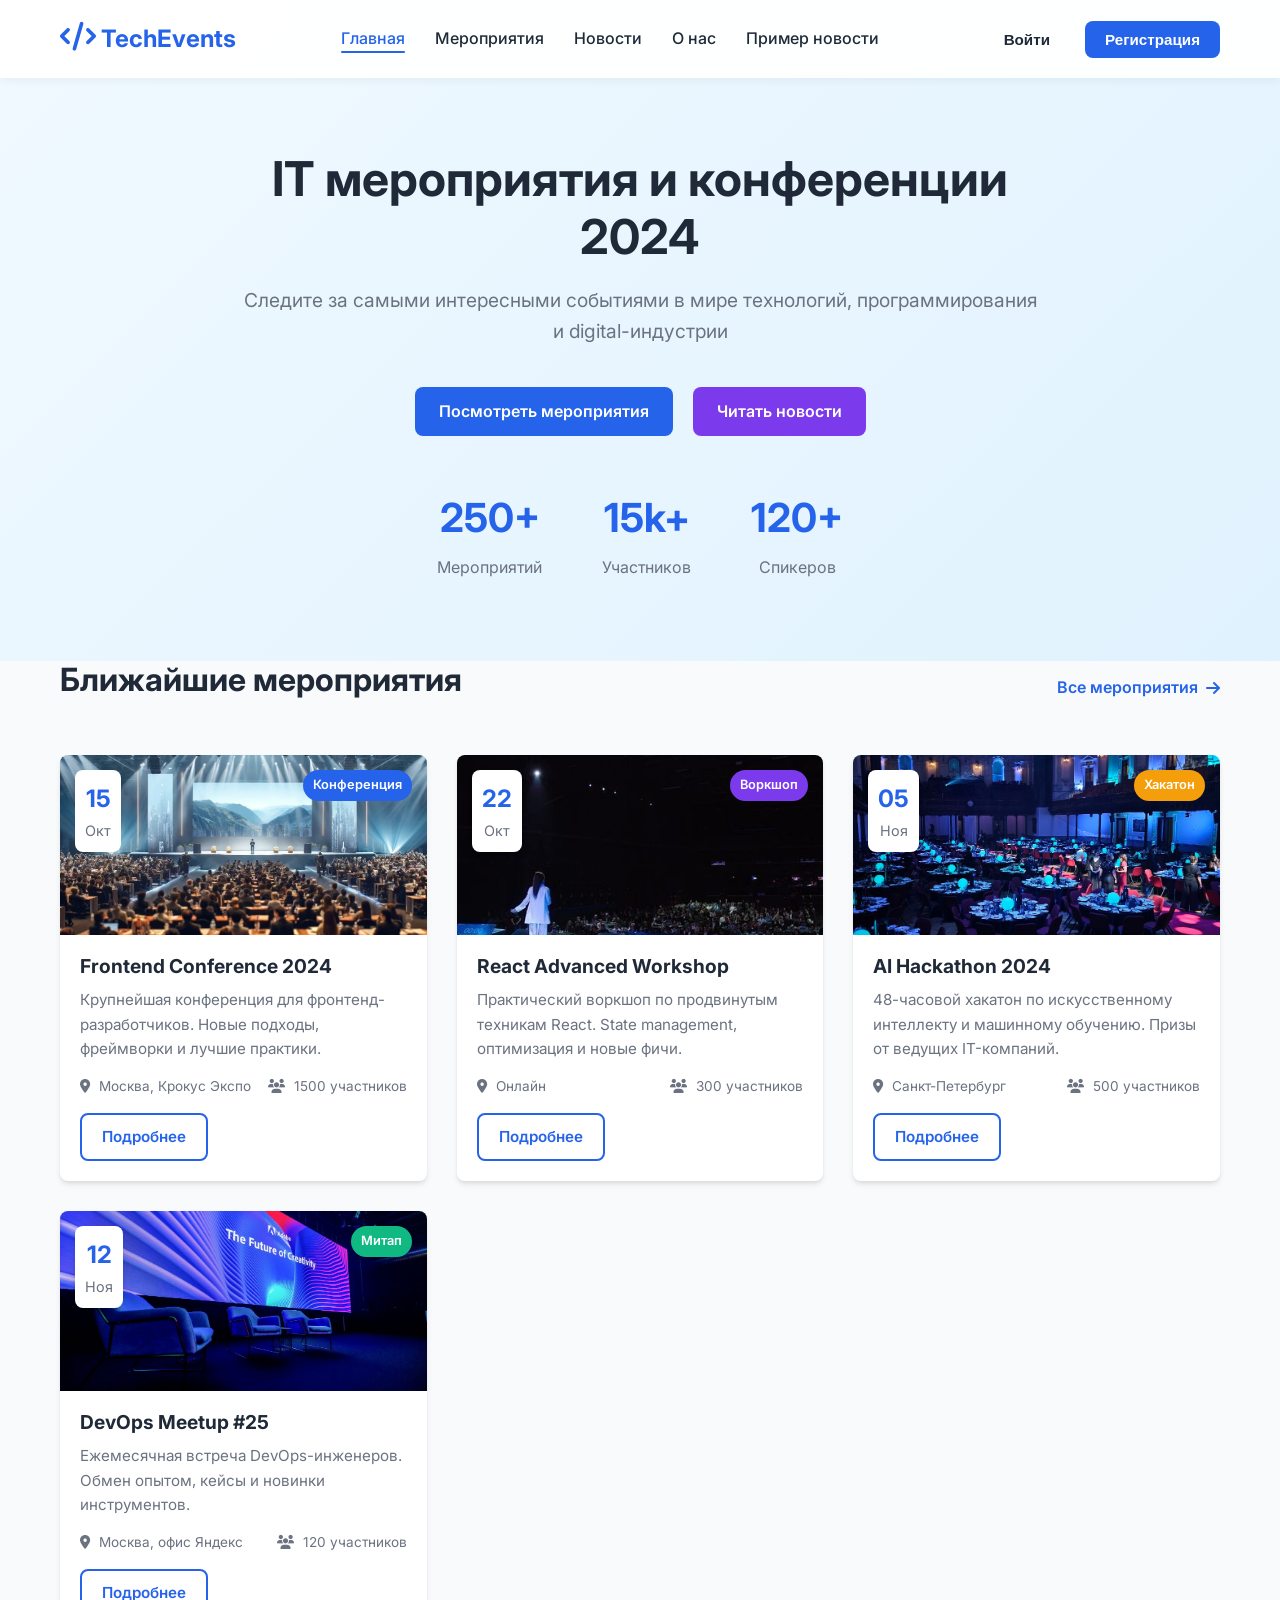
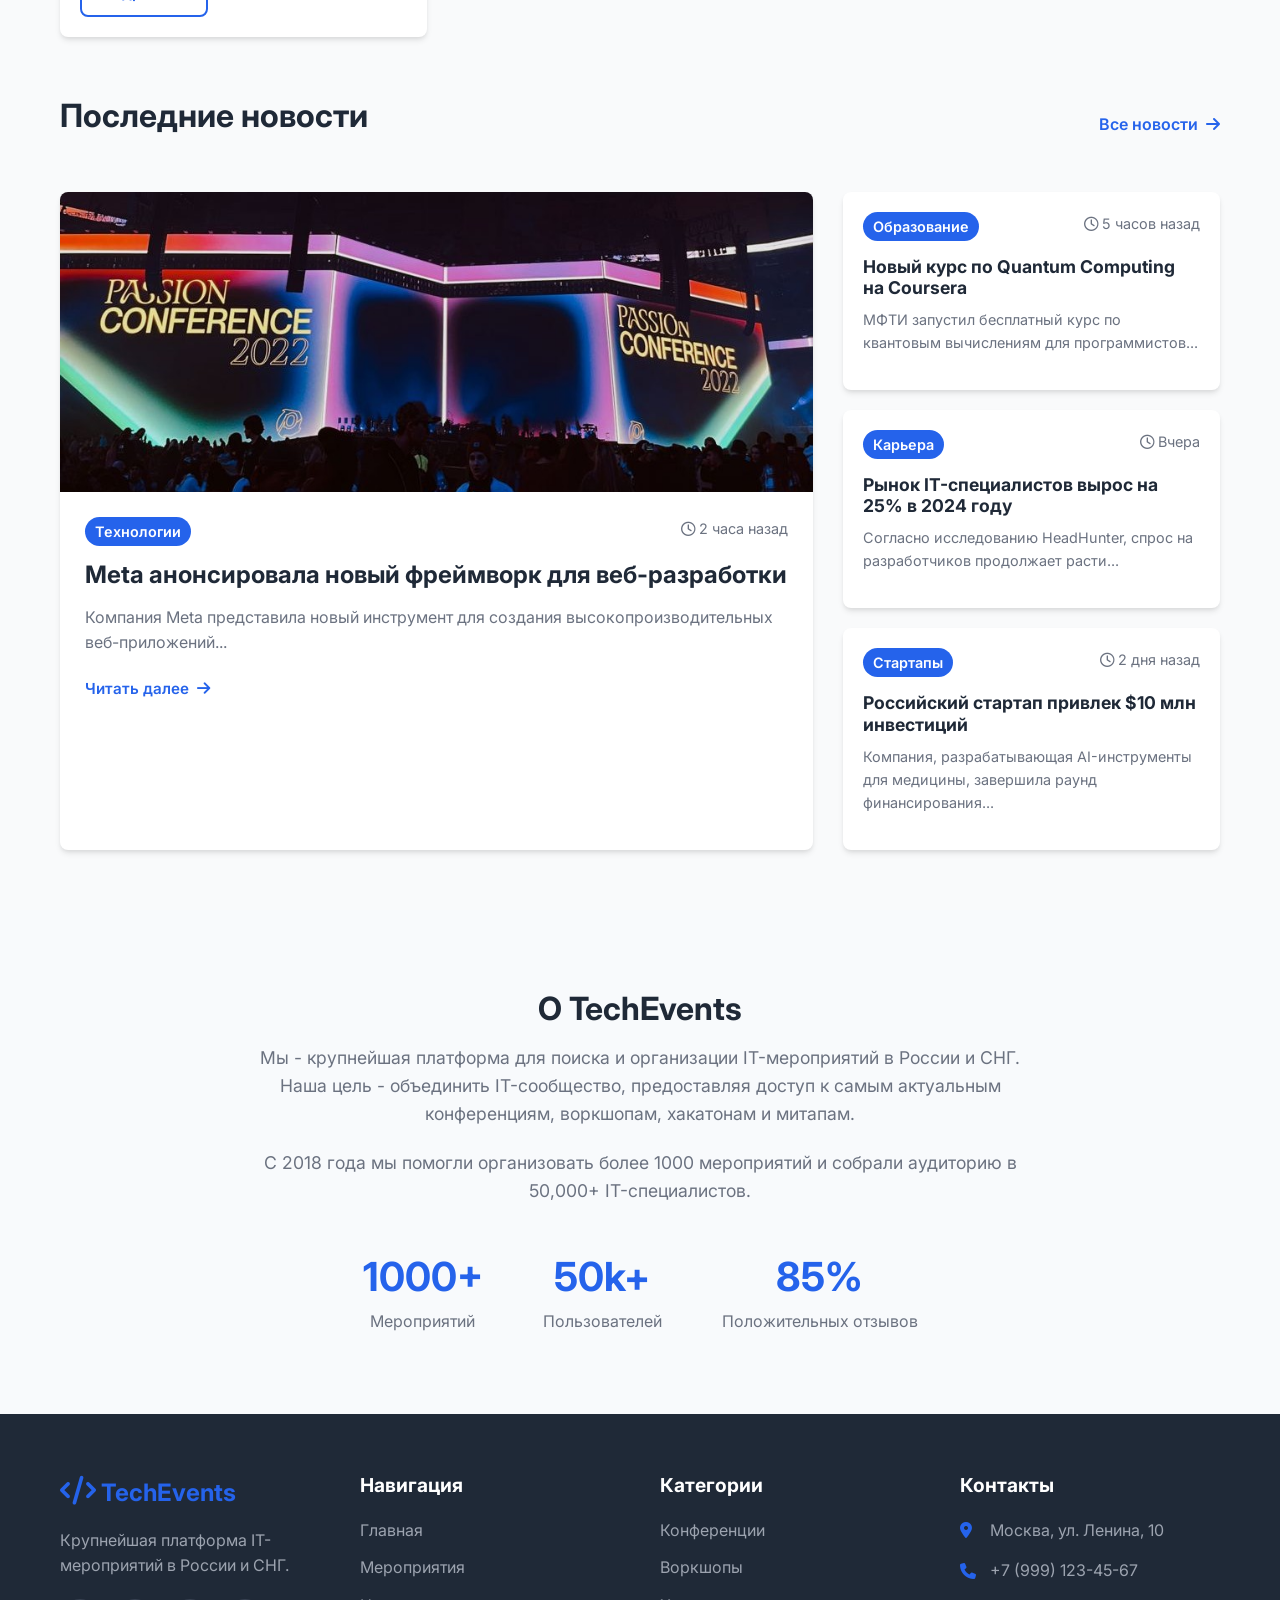
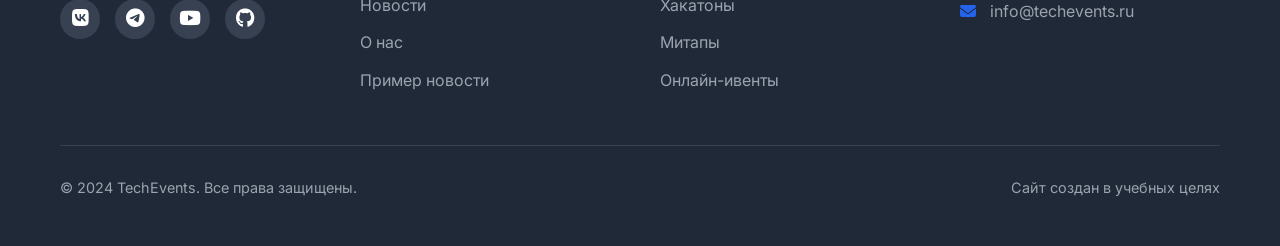
<file: index.html>
<!DOCTYPE html>
<html lang="ru">
<head>
    <meta charset="UTF-8">
    <meta name="viewport" content="width=device-width, initial-scale=1.0">
    <title>TechEvents - IT мероприятия и новости</title>
    <link rel="stylesheet" href="styles/style.css">
    <link rel="stylesheet" href="styles/responsive.css">
    <link rel="preconnect" href="https://fonts.googleapis.com">
    <link rel="preconnect" href="https://fonts.gstatic.com" crossorigin>
    <link href="https://fonts.googleapis.com/css2?family=Inter:wght@300;400;500;600;700&display=swap" rel="stylesheet">
    <link rel="stylesheet" href="https://cdnjs.cloudflare.com/ajax/libs/font-awesome/6.4.0/css/all.min.css">
</head>
<body>
    <!-- Header с фиксированным позиционированием -->
    <header class="header">
        <div class="container">
            <nav class="nav">
                <div class="logo">
                    <a href="index.html">
                        <i class="fas fa-code"></i>
                        <span>TechEvents</span>
                    </a>
                </div>
                
                <ul class="nav-menu">
                    <li><a href="index.html" class="active">Главная</a></li>
                    <li><a href="#events">Мероприятия</a></li>
                    <li><a href="#news">Новости</a></li>
                    <li><a href="#about">О нас</a></li>
                    <li><a href="news.html">Пример новости</a></li>
                </ul>
                
                <div class="nav-actions">
                    <button class="btn btn-login">Войти</button>
                    <button class="btn btn-primary">Регистрация</button>
                </div>
                
                <button class="mobile-menu-btn">
                    <i class="fas fa-bars"></i>
                </button>
            </nav>
        </div>
    </header>

    <!-- Hero секция -->
    <section class="hero">
        <div class="container">
            <div class="hero-content">
                <h1 class="hero-title">IT мероприятия и конференции 2024</h1>
                <p class="hero-subtitle">Следите за самыми интересными событиями в мире технологий, программирования и digital-индустрии</p>
                <div class="hero-actions">
                    <a href="#events" class="btn btn-primary btn-large">Посмотреть мероприятия</a>
                    <a href="#news" class="btn btn-secondary btn-large">Читать новости</a>
                </div>
            </div>
            <div class="hero-stats">
                <div class="stat">
                    <span class="stat-number">250+</span>
                    <span class="stat-label">Мероприятий</span>
                </div>
                <div class="stat">
                    <span class="stat-number">15k+</span>
                    <span class="stat-label">Участников</span>
                </div>
                <div class="stat">
                    <span class="stat-number">120+</span>
                    <span class="stat-label">Спикеров</span>
                </div>
            </div>
        </div>
    </section>

    <!-- Блок мероприятий с Grid -->
    <section class="events" id="events">
        <div class="container">
            <div class="section-header">
                <h2 class="section-title">Ближайшие мероприятия</h2>
                <a href="#" class="section-link">Все мероприятия <i class="fas fa-arrow-right"></i></a>
            </div>
            
            <div class="events-grid">
                <article class="event-card">
                    <div class="event-date">
                        <span class="date-day">15</span>
                        <span class="date-month">Окт</span>
                    </div>
                    <div class="event-category category-conference">Конференция</div>
                    <div class="event-image">
                        <img src="images/1.jpg" alt="Frontend Conference 2024">
                    </div>
                    <div class="event-content">
                        <h3 class="event-title">Frontend Conference 2024</h3>
                        <p class="event-description">Крупнейшая конференция для фронтенд-разработчиков. Новые подходы, фреймворки и лучшие практики.</p>
                        <div class="event-meta">
                            <span><i class="fas fa-map-marker-alt"></i> Москва, Крокус Экспо</span>
                            <span><i class="fas fa-users"></i> 1500 участников</span>
                        </div>
                        <a href="#" class="btn btn-outline">Подробнее</a>
                    </div>
                </article>
                
                <article class="event-card">
                    <div class="event-date">
                        <span class="date-day">22</span>
                        <span class="date-month">Окт</span>
                    </div>
                    <div class="event-category category-workshop">Воркшоп</div>
                    <div class="event-image">
                        <img src="images/2.jpg" alt="React Advanced Workshop">
                    </div>
                    <div class="event-content">
                        <h3 class="event-title">React Advanced Workshop</h3>
                        <p class="event-description">Практический воркшоп по продвинутым техникам React. State management, оптимизация и новые фичи.</p>
                        <div class="event-meta">
                            <span><i class="fas fa-map-marker-alt"></i> Онлайн</span>
                            <span><i class="fas fa-users"></i> 300 участников</span>
                        </div>
                        <a href="#" class="btn btn-outline">Подробнее</a>
                    </div>
                </article>
                
                <article class="event-card">
                    <div class="event-date">
                        <span class="date-day">05</span>
                        <span class="date-month">Ноя</span>
                    </div>
                    <div class="event-category category-hackathon">Хакатон</div>
                    <div class="event-image">
                        <img src="images/10.jpg" alt="AI Hackathon 2024">
                    </div>
                    <div class="event-content">
                        <h3 class="event-title">AI Hackathon 2024</h3>
                        <p class="event-description">48-часовой хакатон по искусственному интеллекту и машинному обучению. Призы от ведущих IT-компаний.</p>
                        <div class="event-meta">
                            <span><i class="fas fa-map-marker-alt"></i> Санкт-Петербург</span>
                            <span><i class="fas fa-users"></i> 500 участников</span>
                        </div>
                        <a href="#" class="btn btn-outline">Подробнее</a>
                    </div>
                </article>
                
                <article class="event-card">
                    <div class="event-date">
                        <span class="date-day">12</span>
                        <span class="date-month">Ноя</span>
                    </div>
                    <div class="event-category category-meetup">Митап</div>
                    <div class="event-image">
                        <img src="images/3.jpg" alt="DevOps Meetup">
                    </div>
                    <div class="event-content">
                        <h3 class="event-title">DevOps Meetup #25</h3>
                        <p class="event-description">Ежемесячная встреча DevOps-инженеров. Обмен опытом, кейсы и новинки инструментов.</p>
                        <div class="event-meta">
                            <span><i class="fas fa-map-marker-alt"></i> Москва, офис Яндекс</span>
                            <span><i class="fas fa-users"></i> 120 участников</span>
                        </div>
                        <a href="#" class="btn btn-outline">Подробнее</a>
                    </div>
                </article>
            </div>
        </div>
    </section>

    <!-- Блок новостей с Flexbox -->
    <section class="news" id="news">
        <div class="container">
            <div class="section-header">
                <h2 class="section-title">Последние новости</h2>
                <a href="#" class="section-link">Все новости <i class="fas fa-arrow-right"></i></a>
            </div>
            
            <div class="news-flex">
                <article class="news-card featured">
                    <div class="news-image">
                        <img src="images/4.jpg" alt="Новый фреймворк от Meta">
                    </div>
                    <div class="news-content">
                        <div class="news-meta">
                            <span class="news-category">Технологии</span>
                            <span class="news-date"><i class="far fa-clock"></i> 2 часа назад</span>
                        </div>
                        <h3 class="news-title">Meta анонсировала новый фреймворк для веб-разработки</h3>
                        <p class="news-excerpt">Компания Meta представила новый инструмент для создания высокопроизводительных веб-приложений...</p>
                        <a href="news.html" class="btn btn-text">Читать далее <i class="fas fa-arrow-right"></i></a>
                    </div>
                </article>
                
                <div class="news-sidebar">
                    <article class="news-item">
                        <div class="news-item-content">
                            <div class="news-meta">
                                <span class="news-category">Образование</span>
                                <span class="news-date"><i class="far fa-clock"></i> 5 часов назад</span>
                            </div>
                            <h4 class="news-item-title">Новый курс по Quantum Computing на Coursera</h4>
                            <p class="news-item-excerpt">МФТИ запустил бесплатный курс по квантовым вычислениям для программистов...</p>
                        </div>
                    </article>
                    
                    <article class="news-item">
                        <div class="news-item-content">
                            <div class="news-meta">
                                <span class="news-category">Карьера</span>
                                <span class="news-date"><i class="far fa-clock"></i> Вчера</span>
                            </div>
                            <h4 class="news-item-title">Рынок IT-специалистов вырос на 25% в 2024 году</h4>
                            <p class="news-item-excerpt">Согласно исследованию HeadHunter, спрос на разработчиков продолжает расти...</p>
                        </div>
                    </article>
                    
                    <article class="news-item">
                        <div class="news-item-content">
                            <div class="news-meta">
                                <span class="news-category">Стартапы</span>
                                <span class="news-date"><i class="far fa-clock"></i> 2 дня назад</span>
                            </div>
                            <h4 class="news-item-title">Российский стартап привлек $10 млн инвестиций</h4>
                            <p class="news-item-excerpt">Компания, разрабатывающая AI-инструменты для медицины, завершила раунд финансирования...</p>
                        </div>
                    </article>
                </div>
            </div>
        </div>
    </section>

    <!-- О нас -->
    <section class="about" id="about">
        <div class="container">
            <div class="about-content">
                <h2 class="section-title">О TechEvents</h2>
                <p class="about-text">Мы - крупнейшая платформа для поиска и организации IT-мероприятий в России и СНГ. Наша цель - объединить IT-сообщество, предоставляя доступ к самым актуальным конференциям, воркшопам, хакатонам и митапам.</p>
                <p class="about-text">С 2018 года мы помогли организовать более 1000 мероприятий и собрали аудиторию в 50,000+ IT-специалистов.</p>
                <div class="about-stats">
                    <div class="about-stat">
                        <span class="about-stat-number">1000+</span>
                        <span class="about-stat-label">Мероприятий</span>
                    </div>
                    <div class="about-stat">
                        <span class="about-stat-number">50k+</span>
                        <span class="about-stat-label">Пользователей</span>
                    </div>
                    <div class="about-stat">
                        <span class="about-stat-number">85%</span>
                        <span class="about-stat-label">Положительных отзывов</span>
                    </div>
                </div>
            </div>
        </div>
    </section>

    <!-- Footer -->
    <footer class="footer">
        <div class="container">
            <div class="footer-grid">
                <div class="footer-col">
                    <div class="logo">
                        <a href="index.html">
                            <i class="fas fa-code"></i>
                            <span>TechEvents</span>
                        </a>
                    </div>
                    <p class="footer-text">Крупнейшая платформа IT-мероприятий в России и СНГ.</p>
                    <div class="social-links">
                        <a href="#"><i class="fab fa-vk"></i></a>
                        <a href="#"><i class="fab fa-telegram"></i></a>
                        <a href="#"><i class="fab fa-youtube"></i></a>
                        <a href="#"><i class="fab fa-github"></i></a>
                    </div>
                </div>
                
                <div class="footer-col">
                    <h4 class="footer-title">Навигация</h4>
                    <ul class="footer-links">
                        <li><a href="index.html">Главная</a></li>
                        <li><a href="#events">Мероприятия</a></li>
                        <li><a href="#news">Новости</a></li>
                        <li><a href="#about">О нас</a></li>
                        <li><a href="news.html">Пример новости</a></li>
                    </ul>
                </div>
                
                <div class="footer-col">
                    <h4 class="footer-title">Категории</h4>
                    <ul class="footer-links">
                        <li><a href="#">Конференции</a></li>
                        <li><a href="#">Воркшопы</a></li>
                        <li><a href="#">Хакатоны</a></li>
                        <li><a href="#">Митапы</a></li>
                        <li><a href="#">Онлайн-ивенты</a></li>
                    </ul>
                </div>
                
                <div class="footer-col">
                    <h4 class="footer-title">Контакты</h4>
                    <ul class="footer-contacts">
                        <li><i class="fas fa-map-marker-alt"></i> Москва, ул. Ленина, 10</li>
                        <li><i class="fas fa-phone"></i> +7 (999) 123-45-67</li>
                        <li><i class="fas fa-envelope"></i> info@techevents.ru</li>
                    </ul>
                </div>
            </div>
            
            <div class="footer-bottom">
                <p>&copy; 2024 TechEvents. Все права защищены.</p>
                <p>Сайт создан в учебных целях</p>
            </div>
        </div>
    </footer>

    <script>
        // Мобильное меню
        document.querySelector('.mobile-menu-btn').addEventListener('click', function() {
            document.querySelector('.nav-menu').classList.toggle('active');
            document.querySelector('.nav-actions').classList.toggle('active');
        });
        
        // Плавная прокрутка для якорных ссылок
        document.querySelectorAll('a[href^="#"]').forEach(anchor => {
            anchor.addEventListener('click', function (e) {
                e.preventDefault();
                
                const targetId = this.getAttribute('href');
                if(targetId === '#') return;
                
                const targetElement = document.querySelector(targetId);
                if(targetElement) {
                    window.scrollTo({
                        top: targetElement.offsetTop - 80,
                        behavior: 'smooth'
                    });
                    
                    // Закрытие мобильного меню после клика
                    document.querySelector('.nav-menu').classList.remove('active');
                    document.querySelector('.nav-actions').classList.remove('active');
                }
            });
        });
        
        // Эффект при скролле для header
        window.addEventListener('scroll', function() {
            const header = document.querySelector('.header');
            if (window.scrollY > 100) {
                header.classList.add('scrolled');
            } else {
                header.classList.remove('scrolled');
            }
        });
    </script>
</body>
</html>
</file>
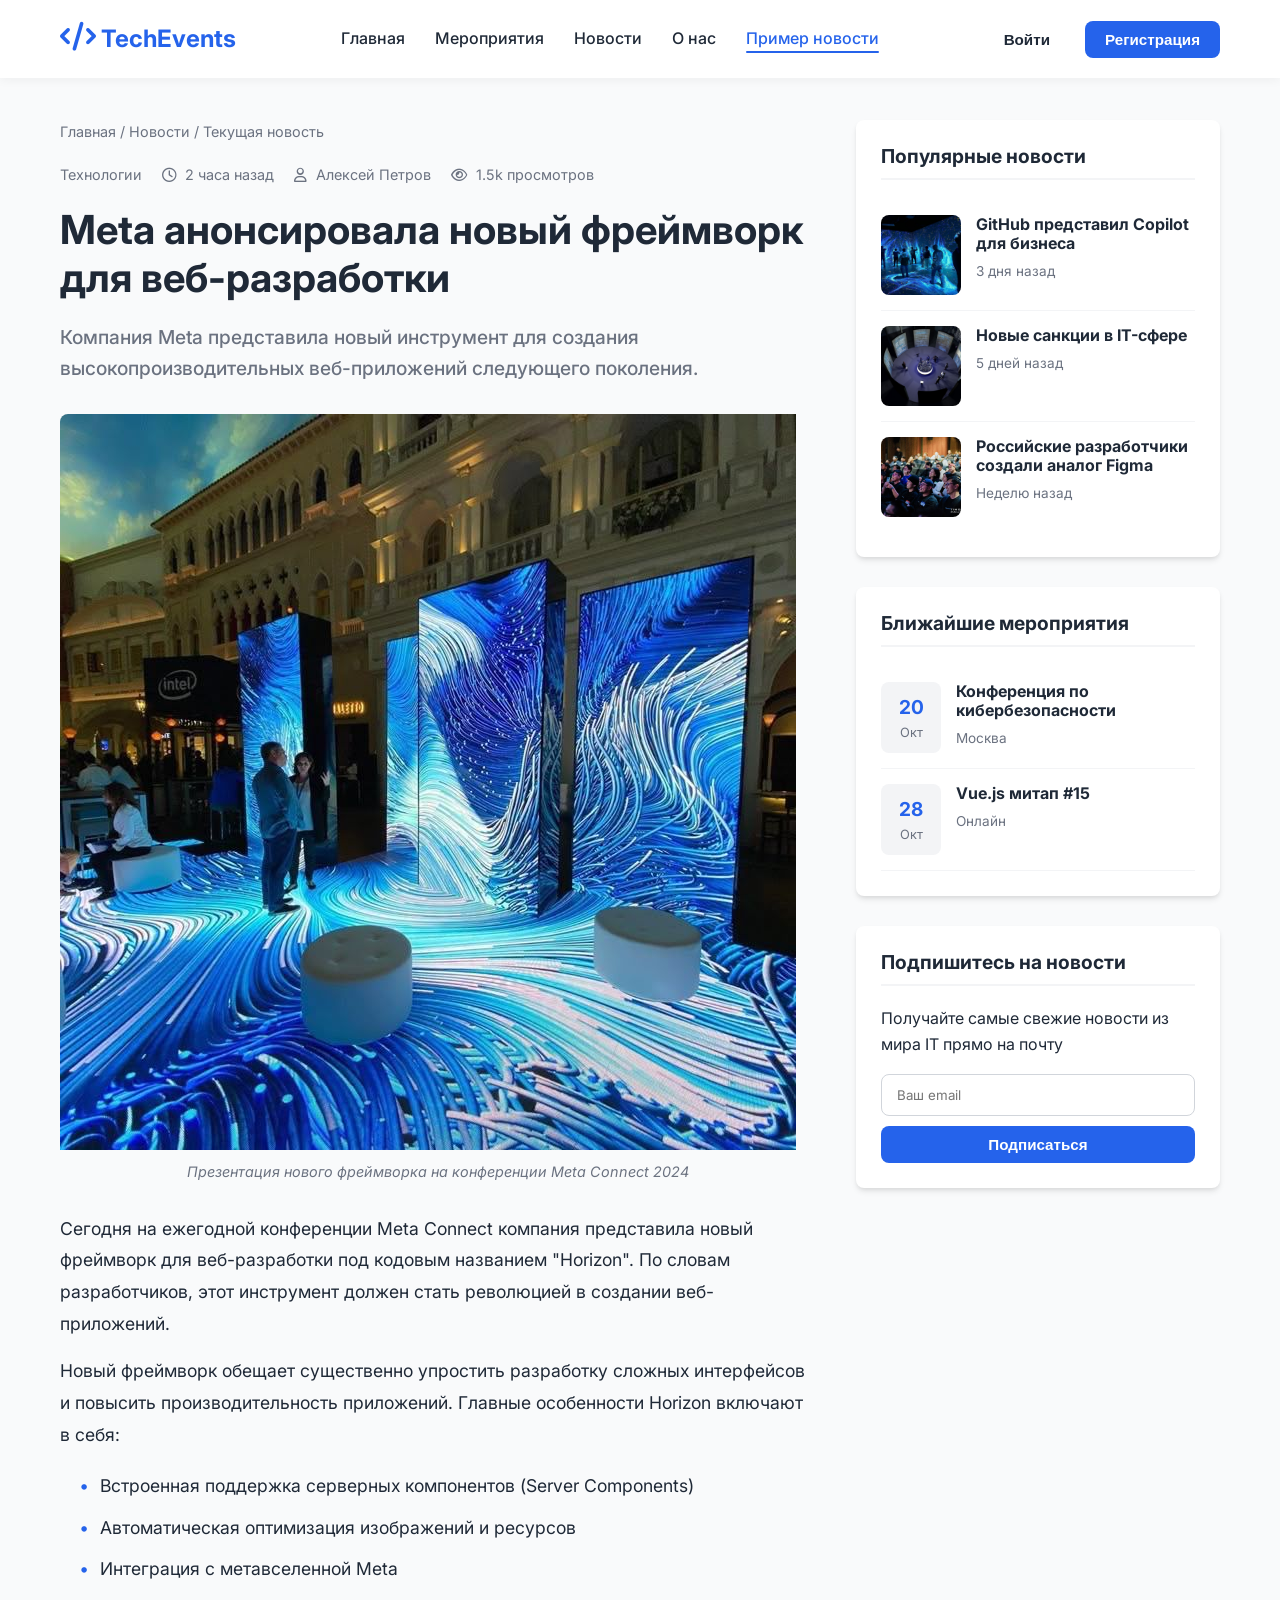
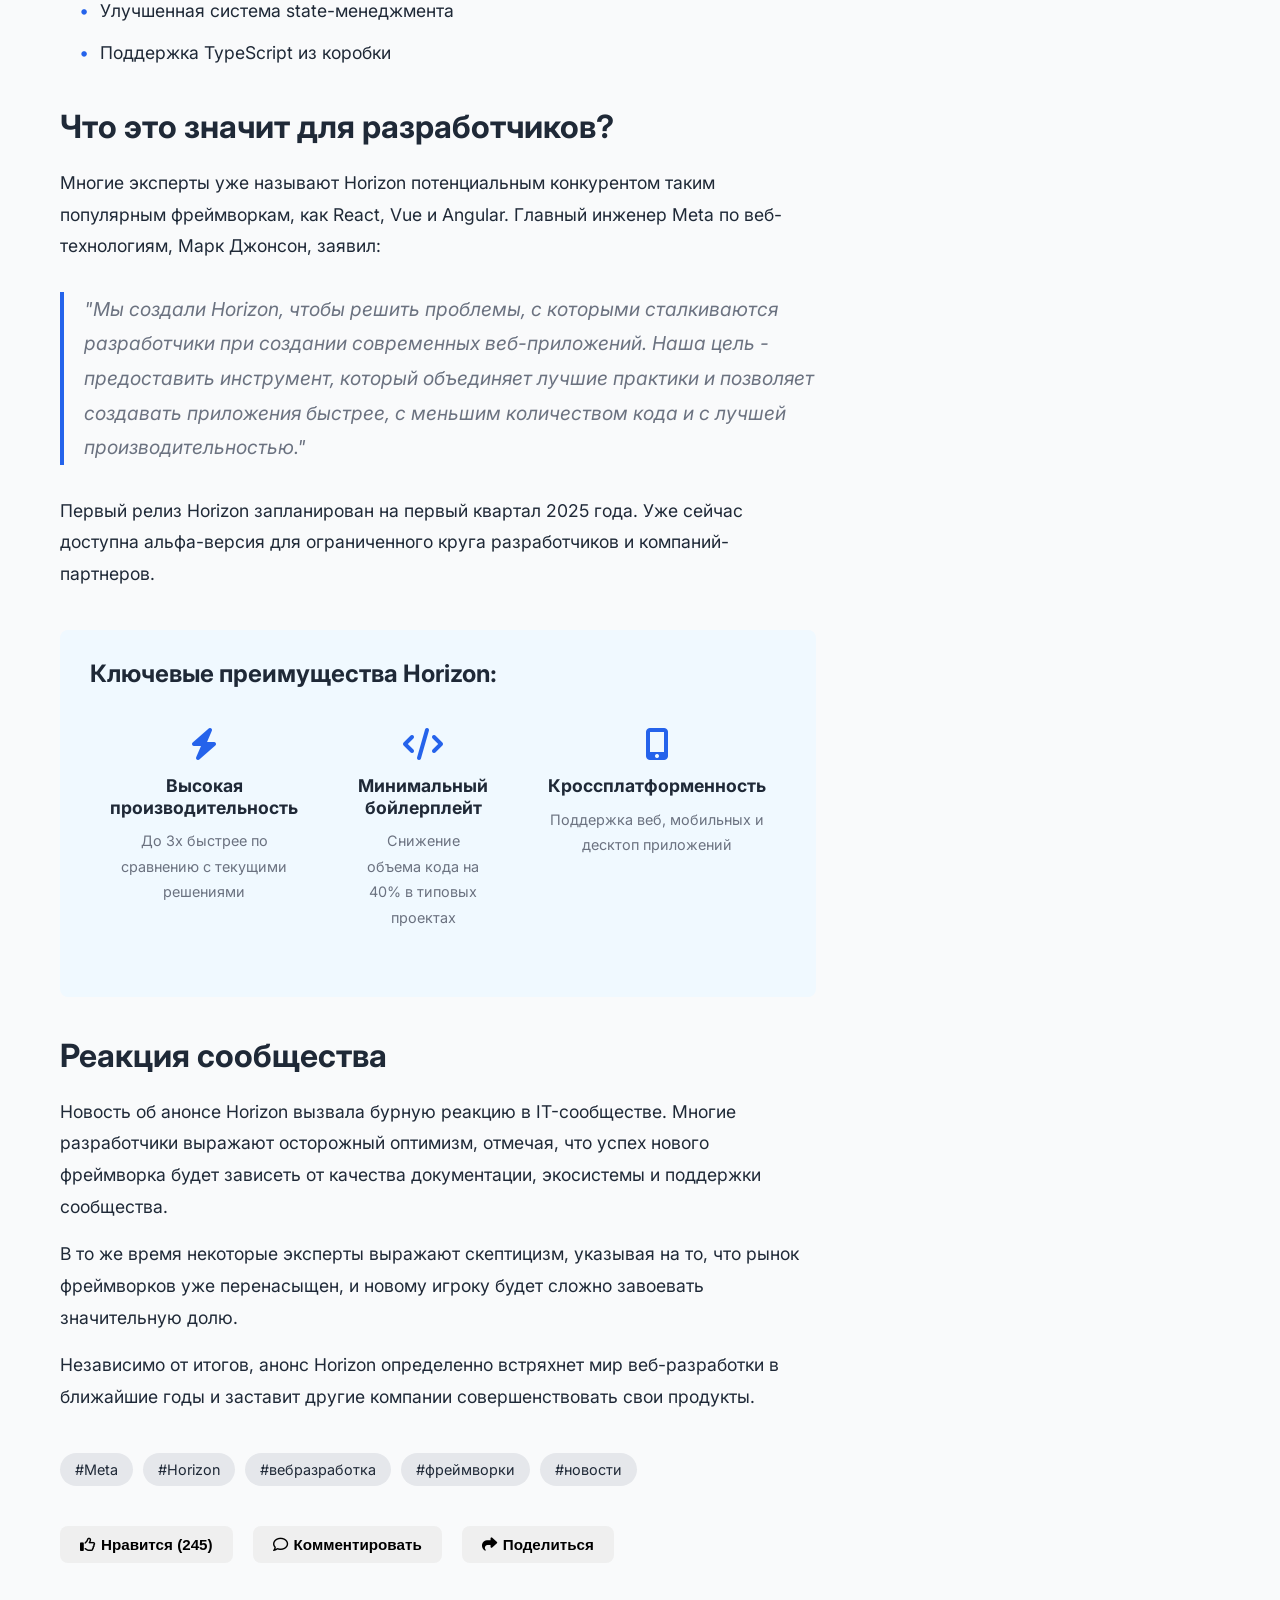
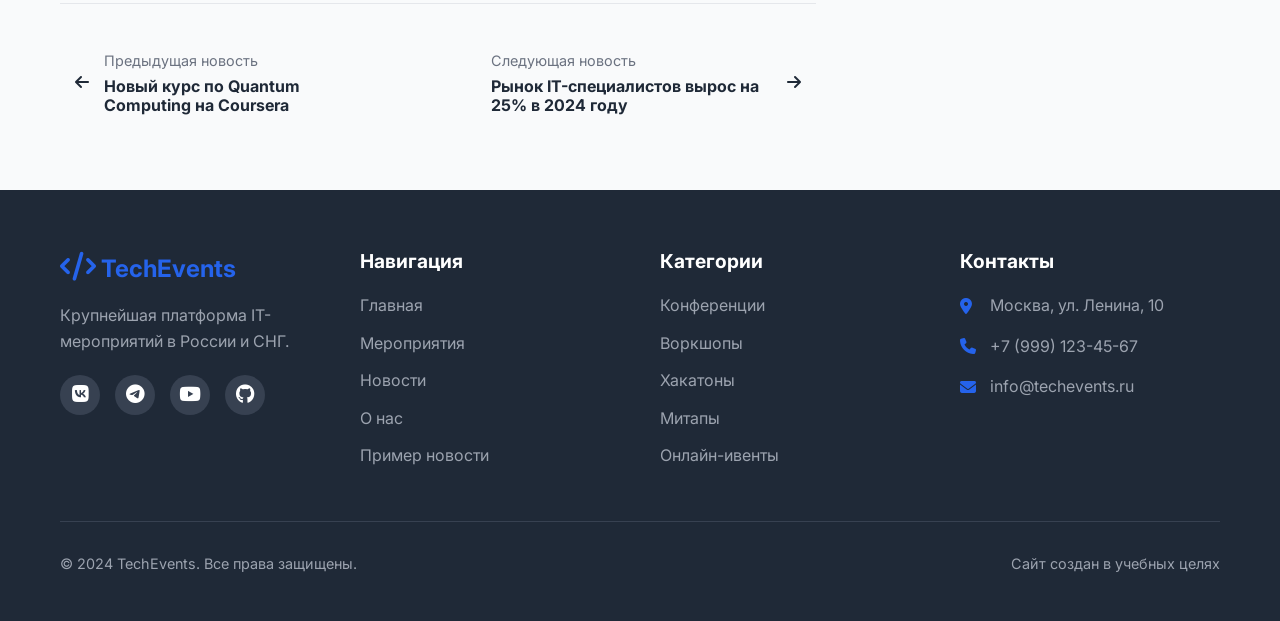
<file: news.html>
<!DOCTYPE html>
<html lang="ru">
<head>
    <meta charset="UTF-8">
    <meta name="viewport" content="width=device-width, initial-scale=1.0">
    <title>Meta анонсировала новый фреймворк - TechEvents</title>
    <link rel="stylesheet" href="styles/style.css">
    <link rel="stylesheet" href="styles/responsive.css">
    <link rel="preconnect" href="https://fonts.googleapis.com">
    <link rel="preconnect" href="https://fonts.gstatic.com" crossorigin>
    <link href="https://fonts.googleapis.com/css2?family=Inter:wght@300;400;500;600;700&display=swap" rel="stylesheet">
    <link rel="stylesheet" href="https://cdnjs.cloudflare.com/ajax/libs/font-awesome/6.4.0/css/all.min.css">
</head>
<body>
    <header class="header">
        <div class="container">
            <nav class="nav">
                <div class="logo">
                    <a href="index.html">
                        <i class="fas fa-code"></i>
                        <span>TechEvents</span>
                    </a>
                </div>
                
                <ul class="nav-menu">
                    <li><a href="index.html">Главная</a></li>
                    <li><a href="index.html#events">Мероприятия</a></li>
                    <li><a href="index.html#news">Новости</a></li>
                    <li><a href="index.html#about">О нас</a></li>
                    <li><a href="news.html" class="active">Пример новости</a></li>
                </ul>
                
                <div class="nav-actions">
                    <button class="btn btn-login">Войти</button>
                    <button class="btn btn-primary">Регистрация</button>
                </div>
                
                <button class="mobile-menu-btn">
                    <i class="fas fa-bars"></i>
                </button>
            </nav>
        </div>
    </header>

    <main class="news-article-page">
        <div class="container">
            <article class="news-article">
                <div class="article-header">
                    <nav class="article-breadcrumb">
                        <a href="index.html">Главная</a> / 
                        <a href="index.html#news">Новости</a> / 
                        <span>Текущая новость</span>
                    </nav>
                    
                    <div class="article-meta">
                        <span class="article-category">Технологии</span>
                        <span class="article-date"><i class="far fa-clock"></i> 2 часа назад</span>
                        <span class="article-author"><i class="far fa-user"></i> Алексей Петров</span>
                        <span class="article-views"><i class="far fa-eye"></i> 1.5k просмотров</span>
                    </div>
                    
                    <h1 class="article-title">Meta анонсировала новый фреймворк для веб-разработки</h1>
                    
                    <div class="article-excerpt">
                        Компания Meta представила новый инструмент для создания высокопроизводительных веб-приложений следующего поколения.
                    </div>
                </div>
                
                <div class="article-hero-image">
                    <img src="images/5.jpg" alt="Новый фреймворк от Meta">
                    <div class="image-caption">Презентация нового фреймворка на конференции Meta Connect 2024</div>
                </div>
                
                <div class="article-content">
                    <p>Сегодня на ежегодной конференции Meta Connect компания представила новый фреймворк для веб-разработки под кодовым названием "Horizon". По словам разработчиков, этот инструмент должен стать революцией в создании веб-приложений.</p>
                    
                    <p>Новый фреймворк обещает существенно упростить разработку сложных интерфейсов и повысить производительность приложений. Главные особенности Horizon включают в себя:</p>
                    
                    <ul>
                        <li>Встроенная поддержка серверных компонентов (Server Components)</li>
                        <li>Автоматическая оптимизация изображений и ресурсов</li>
                        <li>Интеграция с метавселенной Meta</li>
                        <li>Улучшенная система state-менеджмента</li>
                        <li>Поддержка TypeScript из коробки</li>
                    </ul>
                    
                    <h2>Что это значит для разработчиков?</h2>
                    
                    <p>Многие эксперты уже называют Horizon потенциальным конкурентом таким популярным фреймворкам, как React, Vue и Angular. Главный инженер Meta по веб-технологиям, Марк Джонсон, заявил:</p>
                    
                    <blockquote class="article-quote">
                        "Мы создали Horizon, чтобы решить проблемы, с которыми сталкиваются разработчики при создании современных веб-приложений. Наша цель - предоставить инструмент, который объединяет лучшие практики и позволяет создавать приложения быстрее, с меньшим количеством кода и с лучшей производительностью."
                    </blockquote>
                    
                    <p>Первый релиз Horizon запланирован на первый квартал 2025 года. Уже сейчас доступна альфа-версия для ограниченного круга разработчиков и компаний-партнеров.</p>
                    
                    <div class="article-highlight">
                        <h3>Ключевые преимущества Horizon:</h3>
                        <div class="highlight-grid">
                            <div class="highlight-item">
                                <i class="fas fa-bolt"></i>
                                <h4>Высокая производительность</h4>
                                <p>До 3x быстрее по сравнению с текущими решениями</p>
                            </div>
                            <div class="highlight-item">
                                <i class="fas fa-code"></i>
                                <h4>Минимальный бойлерплейт</h4>
                                <p>Снижение объема кода на 40% в типовых проектах</p>
                            </div>
                            <div class="highlight-item">
                                <i class="fas fa-mobile-alt"></i>
                                <h4>Кроссплатформенность</h4>
                                <p>Поддержка веб, мобильных и десктоп приложений</p>
                            </div>
                        </div>
                    </div>
                    
                    <h2>Реакция сообщества</h2>
                    
                    <p>Новость об анонсе Horizon вызвала бурную реакцию в IT-сообществе. Многие разработчики выражают осторожный оптимизм, отмечая, что успех нового фреймворка будет зависеть от качества документации, экосистемы и поддержки сообщества.</p>
                    
                    <p>В то же время некоторые эксперты выражают скептицизм, указывая на то, что рынок фреймворков уже перенасыщен, и новому игроку будет сложно завоевать значительную долю.</p>
                    
                    <p>Независимо от итогов, анонс Horizon определенно встряхнет мир веб-разработки в ближайшие годы и заставит другие компании совершенствовать свои продукты.</p>
                </div>
                
                <div class="article-tags">
                    <span class="tag">#Meta</span>
                    <span class="tag">#Horizon</span>
                    <span class="tag">#вебразработка</span>
                    <span class="tag">#фреймворки</span>
                    <span class="tag">#новости</span>
                </div>
                
                <div class="article-actions">
                    <button class="btn btn-icon"><i class="far fa-thumbs-up"></i> Нравится (245)</button>
                    <button class="btn btn-icon"><i class="far fa-comment"></i> Комментировать</button>
                    <button class="btn btn-icon"><i class="fas fa-share"></i> Поделиться</button>
                </div>
                
                <div class="article-navigation">
                    <a href="#" class="nav-prev">
                        <i class="fas fa-arrow-left"></i>
                        <div>
                            <span>Предыдущая новость</span>
                            <h4>Новый курс по Quantum Computing на Coursera</h4>
                        </div>
                    </a>
                    <a href="#" class="nav-next">
                        <div>
                            <span>Следующая новость</span>
                            <h4>Рынок IT-специалистов вырос на 25% в 2024 году</h4>
                        </div>
                        <i class="fas fa-arrow-right"></i>
                    </a>
                </div>
            </article>
            
            <aside class="article-sidebar">
                <div class="sidebar-widget">
                    <h3 class="widget-title">Популярные новости</h3>
                    <div class="widget-news-list">
                        <a href="#" class="widget-news-item">
                            <div class="widget-news-image">
                                <img src="images/6.jpg" alt="Новость 1">
                            </div>
                            <div class="widget-news-content">
                                <h4>GitHub представил Copilot для бизнеса</h4>
                                <span class="widget-news-date">3 дня назад</span>
                            </div>
                        </a>
                        
                        <a href="#" class="widget-news-item">
                            <div class="widget-news-image">
                                <img src="images/7.jpg" alt="Новость 2">
                            </div>
                            <div class="widget-news-content">
                                <h4>Новые санкции в IT-сфере</h4>
                                <span class="widget-news-date">5 дней назад</span>
                            </div>
                        </a>
                        
                        <a href="#" class="widget-news-item">
                            <div class="widget-news-image">
                                <img src="images/8.jpg" alt="Новость 3">
                            </div>
                            <div class="widget-news-content">
                                <h4>Российские разработчики создали аналог Figma</h4>
                                <span class="widget-news-date">Неделю назад</span>
                            </div>
                        </a>
                    </div>
                </div>
                
                <div class="sidebar-widget">
                    <h3 class="widget-title">Ближайшие мероприятия</h3>
                    <div class="widget-events">
                        <a href="#" class="widget-event">
                            <div class="widget-event-date">
                                <span>20</span>
                                <span>Окт</span>
                            </div>
                            <div class="widget-event-content">
                                <h4>Конференция по кибербезопасности</h4>
                                <span class="widget-event-location">Москва</span>
                            </div>
                        </a>
                        
                        <a href="#" class="widget-event">
                            <div class="widget-event-date">
                                <span>28</span>
                                <span>Окт</span>
                            </div>
                            <div class="widget-event-content">
                                <h4>Vue.js митап #15</h4>
                                <span class="widget-event-location">Онлайн</span>
                            </div>
                        </a>
                    </div>
                </div>
                
                <div class="sidebar-widget newsletter-widget">
                    <h3 class="widget-title">Подпишитесь на новости</h3>
                    <p>Получайте самые свежие новости из мира IT прямо на почту</p>
                    <form class="newsletter-form">
                        <input type="email" placeholder="Ваш email" required>
                        <button type="submit" class="btn btn-primary">Подписаться</button>
                    </form>
                </div>
            </aside>
        </div>
    </main>

    <footer class="footer">
        <div class="container">
            <div class="footer-grid">
                <div class="footer-col">
                    <div class="logo">
                        <a href="index.html">
                            <i class="fas fa-code"></i>
                            <span>TechEvents</span>
                        </a>
                    </div>
                    <p class="footer-text">Крупнейшая платформа IT-мероприятий в России и СНГ.</p>
                    <div class="social-links">
                        <a href="#"><i class="fab fa-vk"></i></a>
                        <a href="#"><i class="fab fa-telegram"></i></a>
                        <a href="#"><i class="fab fa-youtube"></i></a>
                        <a href="#"><i class="fab fa-github"></i></a>
                    </div>
                </div>
                
                <div class="footer-col">
                    <h4 class="footer-title">Навигация</h4>
                    <ul class="footer-links">
                        <li><a href="index.html">Главная</a></li>
                        <li><a href="index.html#events">Мероприятия</a></li>
                        <li><a href="index.html#news">Новости</a></li>
                        <li><a href="index.html#about">О нас</a></li>
                        <li><a href="news.html">Пример новости</a></li>
                    </ul>
                </div>
                
                <div class="footer-col">
                    <h4 class="footer-title">Категории</h4>
                    <ul class="footer-links">
                        <li><a href="#">Конференции</a></li>
                        <li><a href="#">Воркшопы</a></li>
                        <li><a href="#">Хакатоны</a></li>
                        <li><a href="#">Митапы</a></li>
                        <li><a href="#">Онлайн-ивенты</a></li>
                    </ul>
                </div>
                
                <div class="footer-col">
                    <h4 class="footer-title">Контакты</h4>
                    <ul class="footer-contacts">
                        <li><i class="fas fa-map-marker-alt"></i> Москва, ул. Ленина, 10</li>
                        <li><i class="fas fa-phone"></i> +7 (999) 123-45-67</li>
                        <li><i class="fas fa-envelope"></i> info@techevents.ru</li>
                    </ul>
                </div>
            </div>
            
            <div class="footer-bottom">
                <p>&copy; 2024 TechEvents. Все права защищены.</p>
                <p>Сайт создан в учебных целях</p>
            </div>
        </div>
    </footer>

    <script>
        // Мобильное меню
        document.querySelector('.mobile-menu-btn').addEventListener('click', function() {
            document.querySelector('.nav-menu').classList.toggle('active');
            document.querySelector('.nav-actions').classList.toggle('active');
        });
        
        // Эффект при скролле для header
        window.addEventListener('scroll', function() {
            const header = document.querySelector('.header');
            if (window.scrollY > 100) {
                header.classList.add('scrolled');
            } else {
                header.classList.remove('scrolled');
            }
        });
    </script>
</body>
</html>
</file>
<file: styles/style.css>
/* Reset и базовые стили */
* {
    margin: 0;
    padding: 0;
    box-sizing: border-box;
}

:root {
    --primary: #2563eb;
    --primary-dark: #1d4ed8;
    --secondary: #7c3aed;
    --accent: #f59e0b;
    --dark: #1f2937;
    --light: #f9fafb;
    --gray: #6b7280;
    --gray-light: #e5e7eb;
    --success: #10b981;
    --danger: #ef4444;
    --border-radius: 8px;
    --shadow: 0 4px 6px -1px rgba(0, 0, 0, 0.1), 0 2px 4px -1px rgba(0, 0, 0, 0.06);
    --shadow-lg: 0 10px 15px -3px rgba(0, 0, 0, 0.1), 0 4px 6px -2px rgba(0, 0, 0, 0.05);
    --transition: all 0.3s ease;
}

html {
    scroll-behavior: smooth;
}

body {
    font-family: 'Inter', sans-serif;
    line-height: 1.6;
    color: var(--dark);
    background-color: var(--light);
}

.container {
    width: 100%;
    max-width: 1200px;
    margin: 0 auto;
    padding: 0 20px;
}

/* Типография */
h1, h2, h3, h4, h5, h6 {
    font-weight: 700;
    line-height: 1.2;
    margin-bottom: 1rem;
}

h1 {
    font-size: 2.5rem;
}

h2 {
    font-size: 2rem;
}

h3 {
    font-size: 1.5rem;
}

p {
    margin-bottom: 1rem;
}

a {
    text-decoration: none;
    color: inherit;
    transition: var(--transition);
}

ul {
    list-style: none;
}

img {
    max-width: 100%;
    height: auto;
    display: block;
}

/* Кнопки */
.btn {
    display: inline-flex;
    align-items: center;
    justify-content: center;
    padding: 10px 20px;
    border-radius: var(--border-radius);
    font-weight: 600;
    font-size: 0.95rem;
    cursor: pointer;
    border: none;
    transition: var(--transition);
    gap: 8px;
}

.btn-primary {
    background-color: var(--primary);
    color: white;
}

.btn-primary:hover {
    background-color: var(--primary-dark);
    transform: translateY(-2px);
    box-shadow: var(--shadow);
}

.btn-secondary {
    background-color: var(--secondary);
    color: white;
}

.btn-secondary:hover {
    opacity: 0.9;
    transform: translateY(-2px);
}

.btn-outline {
    background-color: transparent;
    border: 2px solid var(--primary);
    color: var(--primary);
}

.btn-outline:hover {
    background-color: var(--primary);
    color: white;
}

.btn-text {
    background-color: transparent;
    color: var(--primary);
    padding: 0;
}

.btn-text:hover {
    color: var(--primary-dark);
}

.btn-login {
    background-color: transparent;
    color: var(--dark);
}

.btn-login:hover {
    color: var(--primary);
}

.btn-large {
    padding: 12px 24px;
    font-size: 1rem;
}

.btn-icon {
    gap: 6px;
}

/* Header */
.header {
    position: fixed;
    top: 0;
    left: 0;
    width: 100%;
    background-color: rgba(255, 255, 255, 0.95);
    backdrop-filter: blur(10px);
    z-index: 1000;
    box-shadow: 0 2px 10px rgba(0, 0, 0, 0.05);
    transition: var(--transition);
}

.header.scrolled {
    box-shadow: 0 4px 20px rgba(0, 0, 0, 0.1);
}

.nav {
    display: flex;
    align-items: center;
    justify-content: space-between;
    padding: 20px 0;
}

.logo {
    display: flex;
    align-items: center;
    gap: 10px;
    font-size: 1.5rem;
    font-weight: 700;
    color: var(--primary);
}

.logo i {
    font-size: 1.8rem;
}

.nav-menu {
    display: flex;
    gap: 30px;
}

.nav-menu a {
    color: var(--dark);
    font-weight: 500;
    position: relative;
}

.nav-menu a.active,
.nav-menu a:hover {
    color: var(--primary);
}

.nav-menu a.active::after {
    content: '';
    position: absolute;
    bottom: -5px;
    left: 0;
    width: 100%;
    height: 2px;
    background-color: var(--primary);
    border-radius: 2px;
}

.nav-actions {
    display: flex;
    gap: 15px;
}

.mobile-menu-btn {
    display: none;
    background: none;
    border: none;
    font-size: 1.5rem;
    color: var(--dark);
    cursor: pointer;
}

/* Hero секция */
.hero {
    padding: 150px 0 80px;
    background: linear-gradient(135deg, #f0f9ff 0%, #e0f2fe 100%);
}

.hero-content {
    text-align: center;
    max-width: 800px;
    margin: 0 auto 50px;
}

.hero-title {
    font-size: 3rem;
    margin-bottom: 20px;
    color: var(--dark);
}

.hero-subtitle {
    font-size: 1.2rem;
    color: var(--gray);
    margin-bottom: 40px;
}

.hero-actions {
    display: flex;
    gap: 20px;
    justify-content: center;
    flex-wrap: wrap;
}

.hero-stats {
    display: flex;
    justify-content: center;
    gap: 60px;
    flex-wrap: wrap;
}

.stat {
    text-align: center;
}

.stat-number {
    display: block;
    font-size: 2.5rem;
    font-weight: 700;
    color: var(--primary);
    margin-bottom: 5px;
}

.stat-label {
    font-size: 1rem;
    color: var(--gray);
}

/* Секции */
.section-header {
    display: flex;
    justify-content: space-between;
    align-items: center;
    margin-bottom: 40px;
}

.section-title {
    font-size: 2rem;
}

.section-link {
    display: flex;
    align-items: center;
    gap: 8px;
    color: var(--primary);
    font-weight: 600;
}

.section-link:hover {
    gap: 12px;
}

/* Grid для мероприятий */
.events-grid {
    display: grid;
    grid-template-columns: repeat(auto-fill, minmax(280px, 1fr));
    gap: 30px;
    margin-bottom: 60px;
}

.event-card {
    background-color: white;
    border-radius: var(--border-radius);
    overflow: hidden;
    box-shadow: var(--shadow);
    transition: var(--transition);
    position: relative;
}

.event-card:hover {
    transform: translateY(-10px);
    box-shadow: var(--shadow-lg);
}

.event-date {
    position: absolute;
    top: 15px;
    left: 15px;
    background-color: white;
    border-radius: 8px;
    padding: 10px;
    text-align: center;
    box-shadow: var(--shadow);
    z-index: 2;
}

.date-day {
    display: block;
    font-size: 1.5rem;
    font-weight: 700;
    color: var(--primary);
}

.date-month {
    display: block;
    font-size: 0.9rem;
    color: var(--gray);
}

.event-category {
    position: absolute;
    top: 15px;
    right: 15px;
    padding: 5px 10px;
    border-radius: 20px;
    font-size: 0.8rem;
    font-weight: 600;
    color: white;
    z-index: 2;
}

.category-conference {
    background-color: var(--primary);
}

.category-workshop {
    background-color: var(--secondary);
}

.category-hackathon {
    background-color: var(--accent);
}

.category-meetup {
    background-color: var(--success);
}

.event-image {
    height: 180px;
    overflow: hidden;
}

.event-image img {
    width: 100%;
    height: 100%;
    object-fit: cover;
    transition: transform 0.5s ease;
}

.event-card:hover .event-image img {
    transform: scale(1.05);
}

.event-content {
    padding: 20px;
}

.event-title {
    font-size: 1.2rem;
    margin-bottom: 10px;
}

.event-description {
    color: var(--gray);
    font-size: 0.95rem;
    margin-bottom: 15px;
}

.event-meta {
    display: flex;
    justify-content: space-between;
    font-size: 0.85rem;
    color: var(--gray);
    margin-bottom: 15px;
}

.event-meta i {
    margin-right: 5px;
}

/* Flex для новостей */
.news-flex {
    display: flex;
    gap: 30px;
    margin-bottom: 60px;
}

.news-card.featured {
    flex: 2;
    background-color: white;
    border-radius: var(--border-radius);
    overflow: hidden;
    box-shadow: var(--shadow);
}

.news-sidebar {
    flex: 1;
    display: flex;
    flex-direction: column;
    gap: 20px;
}

.news-image {
    height: 300px;
    overflow: hidden;
}

.news-image img {
    width: 100%;
    height: 100%;
    object-fit: cover;
    transition: transform 0.5s ease;
}

.news-card.featured:hover .news-image img {
    transform: scale(1.05);
}

.news-content {
    padding: 25px;
}

.news-meta {
    display: flex;
    justify-content: space-between;
    margin-bottom: 15px;
    font-size: 0.9rem;
}

.news-category {
    background-color: var(--primary);
    color: white;
    padding: 3px 10px;
    border-radius: 20px;
    font-weight: 600;
}

.news-date {
    color: var(--gray);
}

.news-title {
    font-size: 1.5rem;
    margin-bottom: 15px;
}

.news-excerpt {
    color: var(--gray);
    margin-bottom: 20px;
}

.news-item {
    background-color: white;
    border-radius: var(--border-radius);
    padding: 20px;
    box-shadow: var(--shadow);
    transition: var(--transition);
}

.news-item:hover {
    transform: translateX(5px);
    box-shadow: var(--shadow-lg);
}

.news-item-title {
    font-size: 1.1rem;
    margin-bottom: 10px;
}

.news-item-excerpt {
    color: var(--gray);
    font-size: 0.9rem;
}

/* О нас */
.about {
    padding: 80px 0;
    background-color: #f8fafc;
}

.about-content {
    max-width: 800px;
    margin: 0 auto;
    text-align: center;
}

.about-text {
    font-size: 1.1rem;
    color: var(--gray);
    margin-bottom: 20px;
}

.about-stats {
    display: flex;
    justify-content: center;
    gap: 60px;
    margin-top: 40px;
    flex-wrap: wrap;
}

.about-stat {
    text-align: center;
}

.about-stat-number {
    display: block;
    font-size: 2.5rem;
    font-weight: 700;
    color: var(--primary);
}

.about-stat-label {
    font-size: 1rem;
    color: var(--gray);
}

/* Footer */
.footer {
    background-color: var(--dark);
    color: white;
    padding: 60px 0 30px;
}

.footer-grid {
    display: grid;
    grid-template-columns: repeat(4, 1fr);
    gap: 40px;
    margin-bottom: 40px;
}

.footer-text {
    color: #9ca3af;
    margin: 15px 0;
}

.social-links {
    display: flex;
    gap: 15px;
    margin-top: 20px;
}

.social-links a {
    display: flex;
    align-items: center;
    justify-content: center;
    width: 40px;
    height: 40px;
    background-color: #374151;
    border-radius: 50%;
    color: white;
    font-size: 1.2rem;
    transition: var(--transition);
}

.social-links a:hover {
    background-color: var(--primary);
    transform: translateY(-3px);
}

.footer-title {
    font-size: 1.2rem;
    margin-bottom: 20px;
    color: white;
}

.footer-links li {
    margin-bottom: 12px;
}

.footer-links a {
    color: #9ca3af;
}

.footer-links a:hover {
    color: var(--primary);
}

.footer-contacts li {
    display: flex;
    align-items: center;
    gap: 10px;
    margin-bottom: 15px;
    color: #9ca3af;
}

.footer-contacts i {
    color: var(--primary);
    width: 20px;
}

.footer-bottom {
    display: flex;
    justify-content: space-between;
    padding-top: 30px;
    border-top: 1px solid #374151;
    color: #9ca3af;
    font-size: 0.9rem;
}

/* Страница новости */
.news-article-page {
    padding: 120px 0 60px;
}

.news-article-page .container {
    display: grid;
    grid-template-columns: 2fr 1fr;
    gap: 40px;
}

.article-breadcrumb {
    font-size: 0.9rem;
    color: var(--gray);
    margin-bottom: 20px;
}

.article-breadcrumb a:hover {
    color: var(--primary);
}

.article-meta {
    display: flex;
    gap: 20px;
    margin-bottom: 20px;
    font-size: 0.9rem;
    color: var(--gray);
    flex-wrap: wrap;
}

.article-meta i {
    margin-right: 5px;
}

.article-title {
    font-size: 2.5rem;
    margin-bottom: 20px;
}

.article-excerpt {
    font-size: 1.2rem;
    color: var(--gray);
    margin-bottom: 30px;
    font-weight: 500;
}

.article-hero-image {
    margin: 30px 0;
    border-radius: var(--border-radius);
    overflow: hidden;
}

.image-caption {
    text-align: center;
    font-size: 0.9rem;
    color: var(--gray);
    margin-top: 10px;
    font-style: italic;
}

.article-content {
    font-size: 1.1rem;
    line-height: 1.8;
}

.article-content h2 {
    margin-top: 40px;
    margin-bottom: 20px;
}

.article-content ul {
    margin: 20px 0;
    padding-left: 20px;
}

.article-content li {
    margin-bottom: 10px;
    position: relative;
    padding-left: 20px;
}

.article-content li::before {
    content: '•';
    position: absolute;
    left: 0;
    color: var(--primary);
    font-weight: bold;
}

.article-quote {
    border-left: 4px solid var(--primary);
    padding-left: 20px;
    margin: 30px 0;
    font-style: italic;
    color: var(--gray);
    font-size: 1.2rem;
}

.article-highlight {
    background-color: #f0f9ff;
    border-radius: var(--border-radius);
    padding: 30px;
    margin: 40px 0;
}

.highlight-grid {
    display: grid;
    grid-template-columns: repeat(3, 1fr);
    gap: 20px;
    margin-top: 20px;
}

.highlight-item {
    text-align: center;
    padding: 20px;
}

.highlight-item i {
    font-size: 2rem;
    color: var(--primary);
    margin-bottom: 15px;
}

.highlight-item h4 {
    margin-bottom: 10px;
}

.highlight-item p {
    font-size: 0.9rem;
    color: var(--gray);
}

.article-tags {
    display: flex;
    gap: 10px;
    flex-wrap: wrap;
    margin: 40px 0;
}

.tag {
    background-color: #e5e7eb;
    padding: 5px 15px;
    border-radius: 20px;
    font-size: 0.9rem;
    color: var(--dark);
    transition: var(--transition);
}

.tag:hover {
    background-color: var(--primary);
    color: white;
    cursor: pointer;
}

.article-actions {
    display: flex;
    gap: 20px;
    margin: 40px 0;
}

/* Сайдбар */
.sidebar-widget {
    background-color: white;
    border-radius: var(--border-radius);
    padding: 25px;
    margin-bottom: 30px;
    box-shadow: var(--shadow);
}

.widget-title {
    font-size: 1.2rem;
    margin-bottom: 20px;
    padding-bottom: 10px;
    border-bottom: 2px solid #f3f4f6;
}

.widget-news-item {
    display: flex;
    gap: 15px;
    padding: 15px 0;
    border-bottom: 1px solid #f3f4f6;
}

.widget-news-item:last-child {
    border-bottom: none;
}

.widget-news-image {
    width: 80px;
    height: 80px;
    border-radius: var(--border-radius);
    overflow: hidden;
    flex-shrink: 0;
}

.widget-news-image img {
    width: 100%;
    height: 100%;
    object-fit: cover;
}

.widget-news-content h4 {
    font-size: 1rem;
    margin-bottom: 5px;
}

.widget-news-date {
    font-size: 0.85rem;
    color: var(--gray);
}

.widget-event {
    display: flex;
    gap: 15px;
    padding: 15px 0;
    border-bottom: 1px solid #f3f4f6;
}

.widget-event-date {
    background-color: #f3f4f6;
    border-radius: var(--border-radius);
    padding: 10px;
    text-align: center;
    min-width: 60px;
    flex-shrink: 0;
}

.widget-event-date span:first-child {
    display: block;
    font-size: 1.2rem;
    font-weight: 700;
    color: var(--primary);
}

.widget-event-date span:last-child {
    display: block;
    font-size: 0.8rem;
    color: var(--gray);
}

.widget-event-content h4 {
    font-size: 1rem;
    margin-bottom: 5px;
}

.widget-event-location {
    font-size: 0.85rem;
    color: var(--gray);
}

.newsletter-form {
    display: flex;
    flex-direction: column;
    gap: 10px;
}

.newsletter-form input {
    padding: 12px 15px;
    border: 1px solid #d1d5db;
    border-radius: var(--border-radius);
    font-family: inherit;
}

.newsletter-form input:focus {
    outline: none;
    border-color: var(--primary);
}

.article-navigation {
    display: flex;
    justify-content: space-between;
    margin-top: 40px;
    border-top: 1px solid #e5e7eb;
    padding-top: 30px;
}

.nav-prev, .nav-next {
    display: flex;
    align-items: center;
    gap: 15px;
    max-width: 45%;
    padding: 15px;
    border-radius: var(--border-radius);
    transition: var(--transition);
}

.nav-prev:hover, .nav-next:hover {
    background-color: #f9fafb;
}

.nav-prev span, .nav-next span {
    font-size: 0.9rem;
    color: var(--gray);
    display: block;
}

.nav-prev h4, .nav-next h4 {
    font-size: 1rem;
    margin: 5px 0 0;
}

/* Анимации */
@keyframes fadeIn {
    from { opacity: 0; transform: translateY(20px); }
    to { opacity: 1; transform: translateY(0); }
}

.hero-content, .event-card, .news-card, .news-item {
    animation: fadeIn 0.8s ease-out;
}

.event-card:nth-child(2) { animation-delay: 0.1s; }
.event-card:nth-child(3) { animation-delay: 0.2s; }
.event-card:nth-child(4) { animation-delay: 0.3s; }
</file>
<file: styles/responsive.css>
/* Адаптивность */

/* Для планшетов (до 1024px) */
@media (max-width: 1024px) {
    .hero-title {
        font-size: 2.5rem;
    }
    
    .footer-grid {
        grid-template-columns: repeat(2, 1fr);
        gap: 30px;
    }
    
    .news-article-page .container {
        grid-template-columns: 1fr;
    }
    
    .highlight-grid {
        grid-template-columns: repeat(2, 1fr);
    }
}

/* Для планшетов (до 768px) */
@media (max-width: 768px) {
    h1 {
        font-size: 2rem;
    }
    
    h2 {
        font-size: 1.7rem;
    }
    
    .hero {
        padding: 120px 0 60px;
    }
    
    .hero-title {
        font-size: 2rem;
    }
    
    .hero-actions {
        flex-direction: column;
        align-items: center;
    }
    
    .hero-actions .btn {
        width: 100%;
        max-width: 300px;
    }
    
    .nav-menu, .nav-actions {
        display: none;
        position: absolute;
        top: 100%;
        left: 0;
        width: 100%;
        background-color: white;
        padding: 20px;
        box-shadow: 0 10px 20px rgba(0, 0, 0, 0.1);
        flex-direction: column;
        gap: 15px;
    }
    
    .nav-menu.active, .nav-actions.active {
        display: flex;
    }
    
    .nav-menu {
        align-items: flex-start;
    }
    
    .nav-actions {
        align-items: stretch;
    }
    
    .nav-actions .btn {
        justify-content: center;
        width: 100%;
    }
    
    .mobile-menu-btn {
        display: block;
    }
    
    .events-grid {
        grid-template-columns: repeat(2, 1fr);
    }
    
    .news-flex {
        flex-direction: column;
    }
    
    .footer-grid {
        grid-template-columns: 1fr;
    }
    
    .footer-bottom {
        flex-direction: column;
        gap: 10px;
        text-align: center;
    }
    
    .highlight-grid {
        grid-template-columns: 1fr;
    }
    
    .article-navigation {
        flex-direction: column;
        gap: 20px;
    }
    
    .nav-prev, .nav-next {
        max-width: 100%;
    }
}

/* Для мобильных (до 480px) */
@media (max-width: 480px) {
    .container {
        padding: 0 15px;
    }
    
    .hero-title {
        font-size: 1.7rem;
    }
    
    .hero-subtitle {
        font-size: 1rem;
    }
    
    .stat-number {
        font-size: 2rem;
    }
    
    .events-grid {
        grid-template-columns: 1fr;
    }
    
    .section-header {
        flex-direction: column;
        align-items: flex-start;
        gap: 10px;
    }
    
    .hero-stats {
        gap: 30px;
    }
    
    .about-stats {
        gap: 30px;
    }
    
    .article-meta {
        flex-direction: column;
        gap: 10px;
    }
    
    .article-title {
        font-size: 1.8rem;
    }
    
    .article-actions {
        flex-direction: column;
        align-items: stretch;
    }
    
    .article-actions .btn {
        justify-content: center;
    }
}

/* Для очень маленьких экранов (320px) */
@media (max-width: 320px) {
    .hero-title {
        font-size: 1.5rem;
    }
    
    .logo span {
        font-size: 1.2rem;
    }
    
    .btn {
        padding: 8px 16px;
        font-size: 0.9rem;
    }
    
    .event-content, .news-content {
        padding: 15px;
    }
    
    .sidebar-widget {
        padding: 15px;
    }
}
</file>
